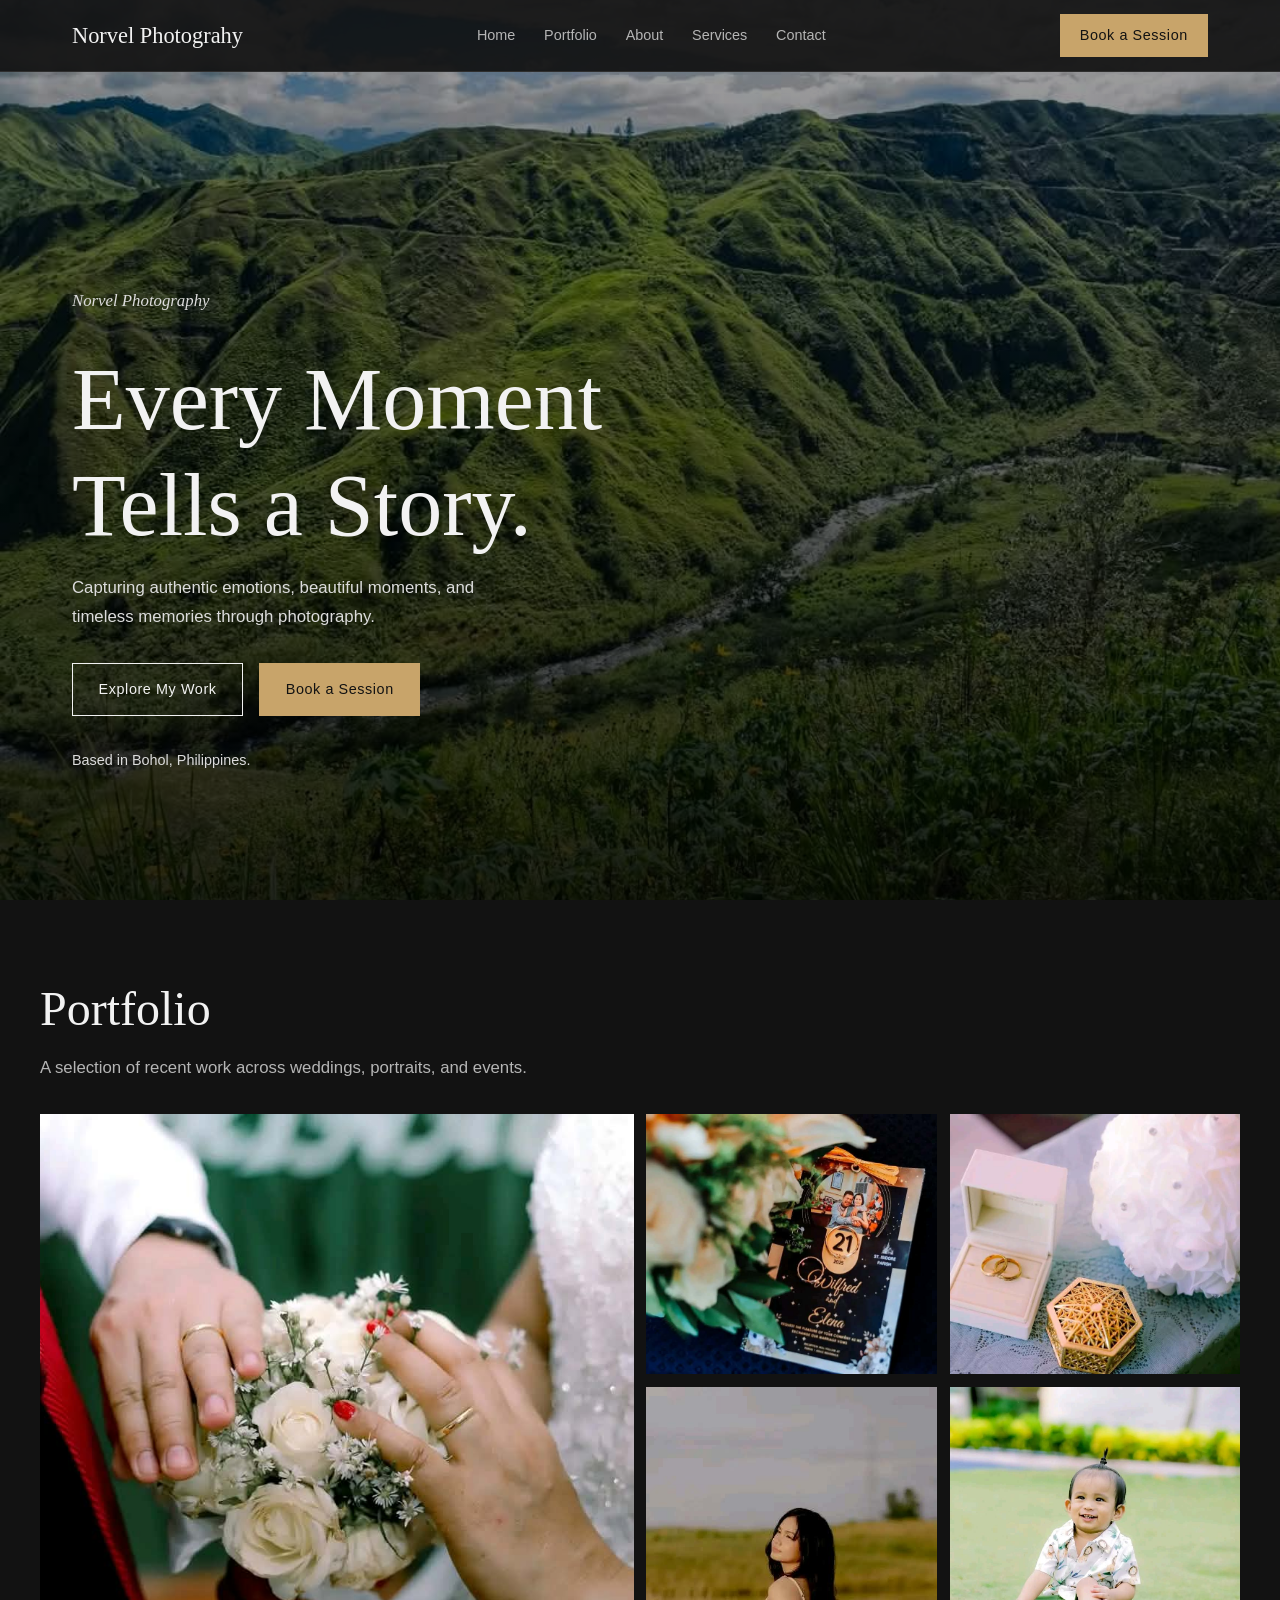
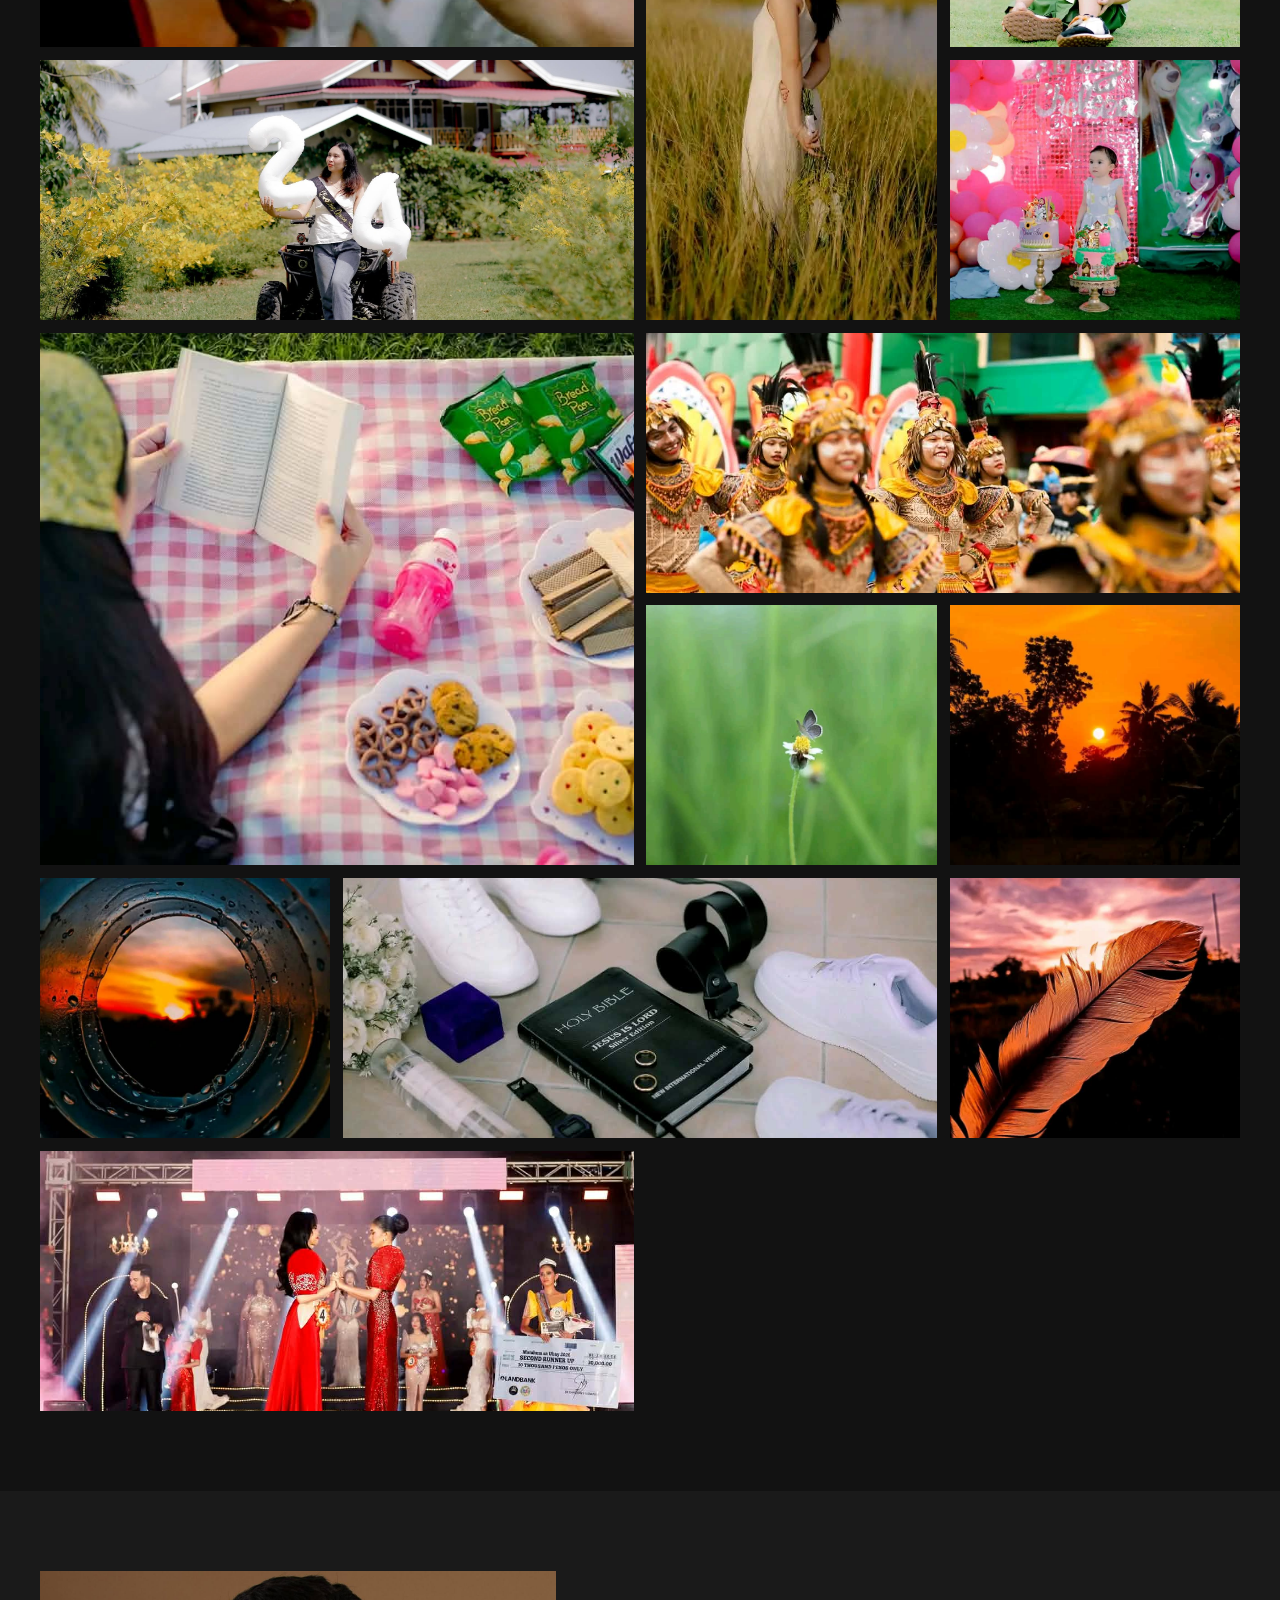
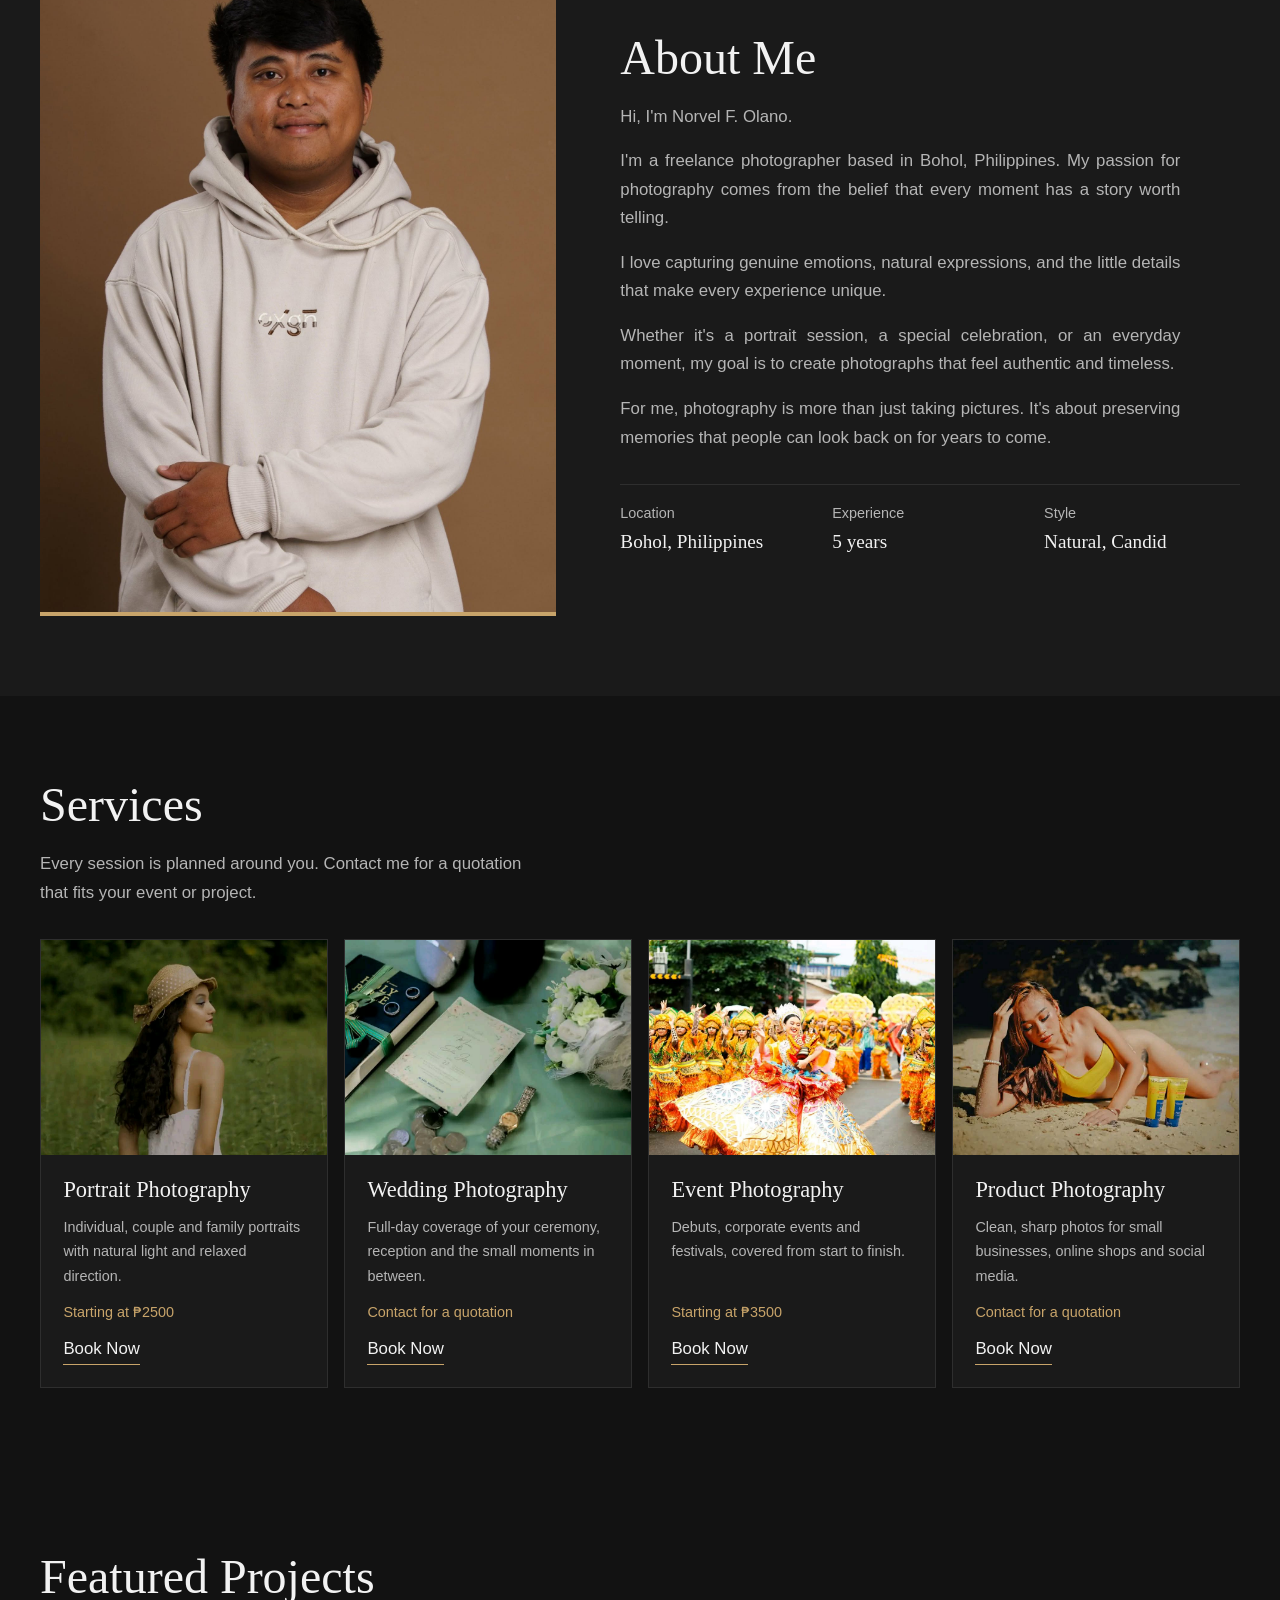
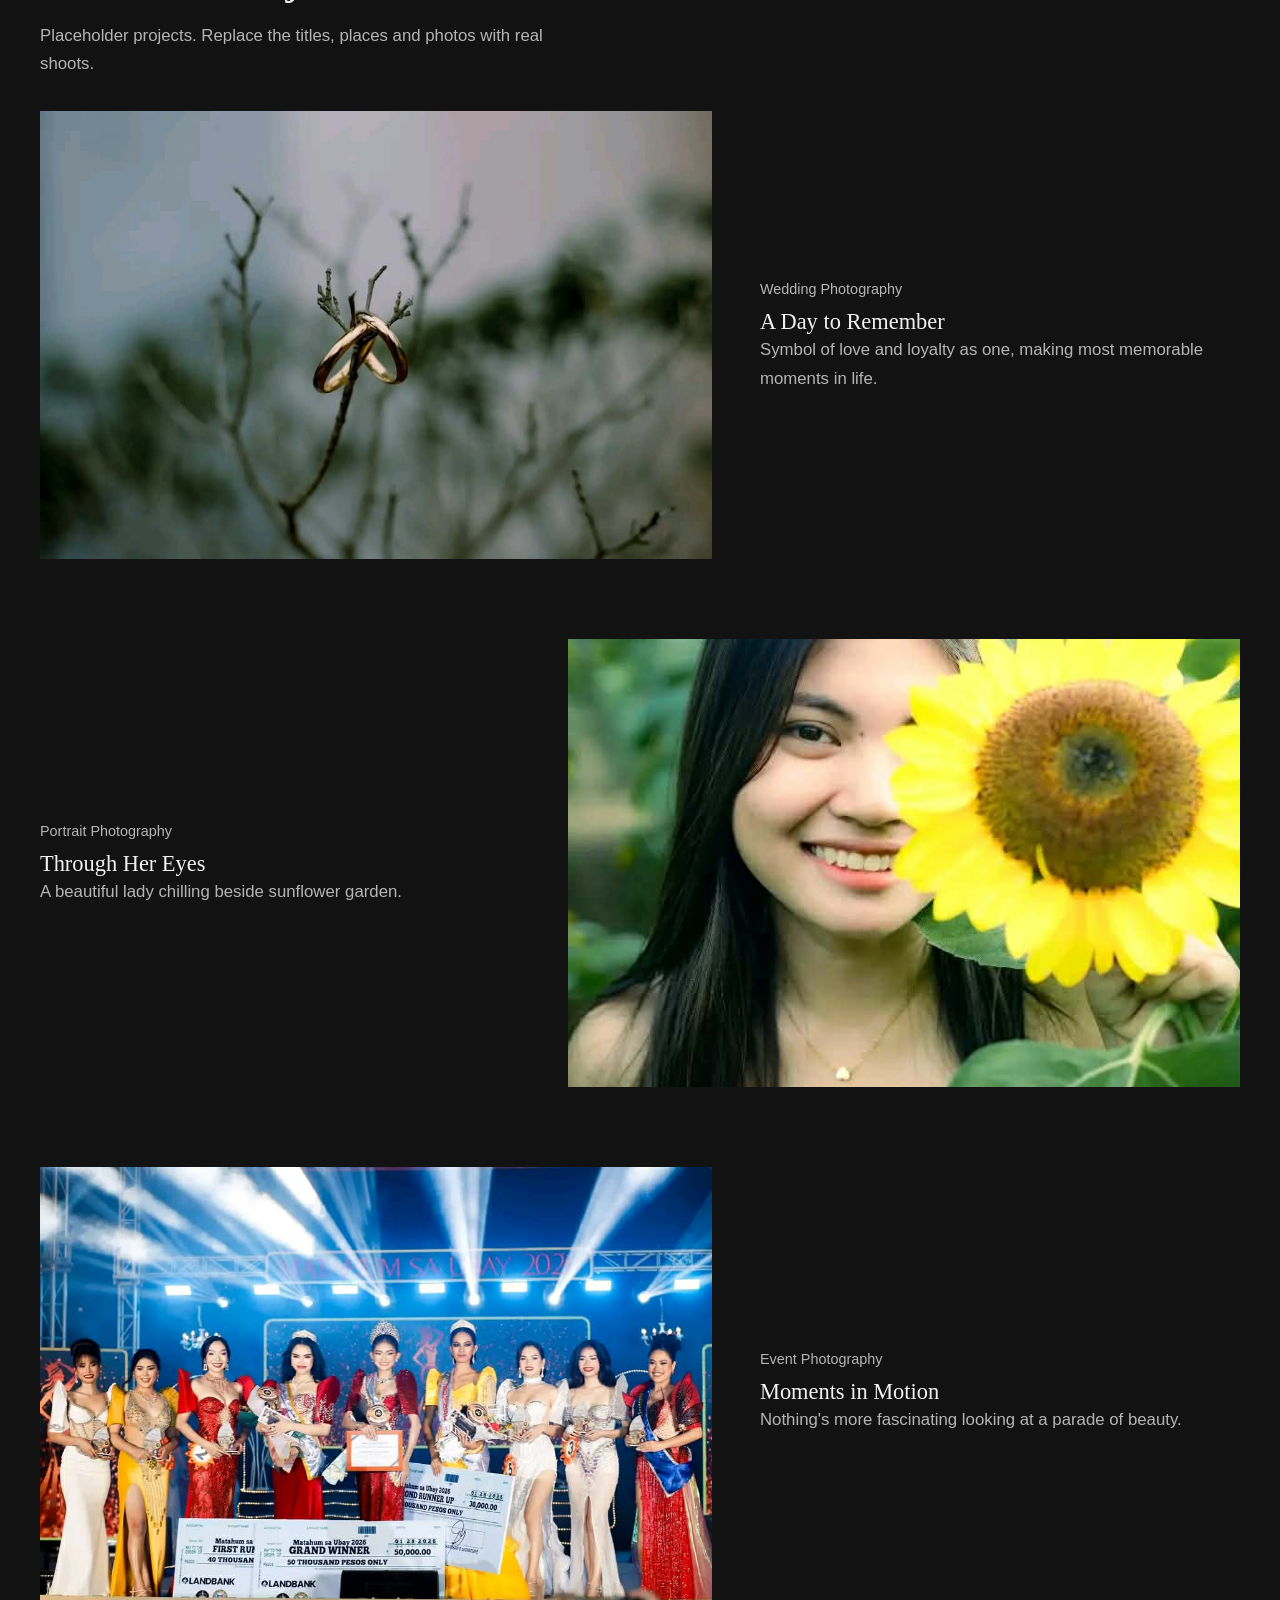
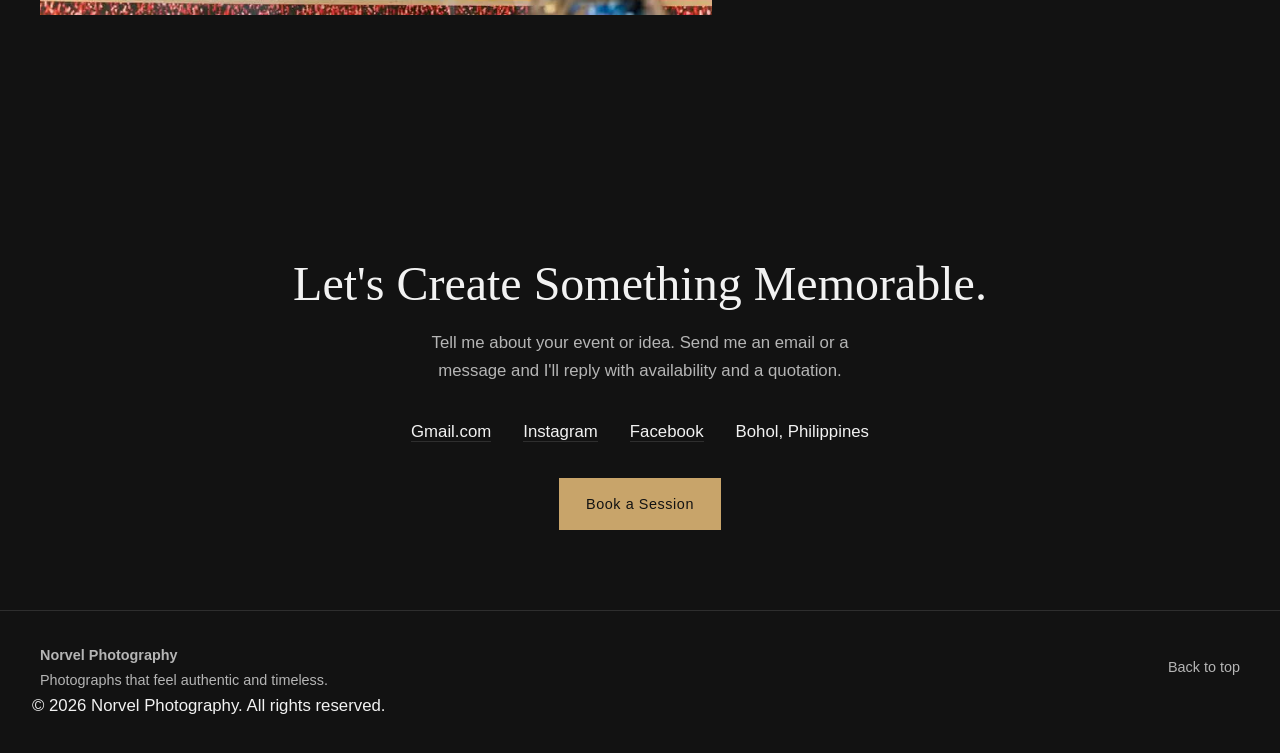
<file: Kuya Norvs/index.html>
<!DOCTYPE html>
<html lang="en">
<head>
  <meta charset="UTF-8">
  <meta name="viewport" content="width=device-width, initial-scale=1">
  <title>Norvel Photography | Freelance Photographer in Bohol, Philippines</title>
  <meta name="description" content="Portfolio of a freelance photographer in Bohol, Philippines. Portrait, wedding, event, travel and product photography.">
  <link rel="stylesheet" href="style.css">
  <link rel="icon" type="image/jpeg" href="./logo.jpg">
</head>
<body>

  <!-- ============ NAVIGATION ============ -->
  <header class="site-header">
    <nav class="nav" aria-label="Main navigation">
      <a href="#home" class="brand">Norvel Photograhy</a>
      <ul class="nav-links">
        <li><a href="#home">Home</a></li>
        <li><a href="#portfolio">Portfolio</a></li>
        <li><a href="#about">About</a></li>
        <li><a href="#services">Services</a></li>
        <li><a href="#contact">Contact</a></li>
      </ul>
      <a href="#contact" class="btn btn-solid">Book a Session</a>
    </nav>
  </header>

  <main>

    <!-- ============ HERO ============ -->
    <section id="home" class="hero">
      <div class="hero-bg">
        <img src="mountain.jpg" alt="Golden light over green hills at sunrise">
      </div>
      <div class="hero-content">
        <p class="hero-name">Norvel Photography</p>
        <h1>Every Moment Tells a Story.</h1>
        <p>Capturing authentic emotions, beautiful moments, and timeless memories through photography.</p>
        <div class="hero-buttons">
          <a href="#portfolio" class="btn">Explore My Work</a>
          <a href="#contact" class="btn btn-solid">Book a Session</a>
        </div>
        <p class="hero-location">Based in Bohol, Philippines.</p>
      </div>
    </section>

    <!-- ============ PORTFOLIO ============ -->
    <section id="portfolio">
      <div class="container">
        <h2>Portfolio</h2>
        <p class="section-intro">A selection of recent work across weddings, portraits, and events.</p>

        <div class="gallery">
          <!-- Wedding -->
          <figure class="wide tall">
            <img src="flowerhands.jpg" alt="Bride and groom sharing a quiet moment" loading="lazy">
            <figcaption>Wedding Photography</figcaption>
          </figure>
          <figure>
            <img src="invite.jpg" alt="Wedding rings held in a couple's hands" loading="lazy">
            <figcaption>Wedding Photography</figcaption>
          </figure>
          <figure>
            <img src="propose.jpg" alt="Newlyweds walking together outdoors" loading="lazy">
            <figcaption>Wedding Photography</figcaption>
          </figure>

          <!-- Portrait -->
          <figure class="tall">
            <img src="bae2.jpg" alt="Portrait of a woman in soft natural light" loading="lazy">
            <figcaption>Portrait Photography</figcaption>
          </figure>
          <figure>
            <img src="child.jpg" alt="Portrait of a baby looking at the camera" loading="lazy">
            <figcaption>Portrait Photography</figcaption>
          </figure>
          <figure class="wide">
            <img src="bday.jpg" alt="Close portrait of a woman with a calm expression" loading="lazy">
            <figcaption>Portrait Photography</figcaption>
          </figure>
           <figure class="wide tall">
            <img src="picnic.jpg" alt="Bride and groom sharing a quiet moment" loading="lazy">
            <figcaption>Picnic Photography</figcaption>
          </figure>

          <!-- Event -->
          <figure>
            <img src="bdaybb.jpg" alt="Guests celebrating at a party with confetti" loading="lazy">
            <figcaption>Event Photography</figcaption>
          </figure>
          <figure class="wide">
            <img src="festival.jpg" alt="Crowd with raised hands at a live concert" loading="lazy">
            <figcaption>Event Photography</figcaption>
          </figure>

          <!-- Travel and lifestyle -->
          <figure>
            <img src="tiny.jpg" alt="Sunlight breaking through mountains and clouds" loading="lazy">
            <figcaption>Views and Captures</figcaption>
          </figure>
          <figure>
            <img src="sunset.jpg" alt="Sunlight breaking through mountains and clouds" loading="lazy">
            <figcaption>Views and Captures</figcaption>
          </figure>
          <figure>
            <img src="bottle.jpg" alt="Sunlight breaking through mountains and clouds" loading="lazy">
            <figcaption>Views and Captures</figcaption>
          </figure>
          <figure class="wide">
            <img src="b&w.jpg" alt="Wide mountain valley landscape at golden hour" loading="lazy">
            <figcaption>Views and Captures</figcaption>
          </figure>

          <!-- Product -->
          <figure>
            <img src="feather.jpg" alt="Headphones styled for a product photo" loading="lazy">
            <figcaption>Views and Captures</figcaption>
          </figure>
          <figure class="wide">
            <img src="miss.jpg" alt="Wristwatch on a clean background" loading="lazy">
            <figcaption>Event Photography</figcaption>
          </figure>
        </div>
      </div>
    </section>

    <!-- ============ ABOUT ============ -->
    <section id="about" class="about">
      <div class="container about-grid">
        <div class="about-photo">
          <img src="norvs.jpg" alt="Portrait of the photographer (replace with his photo)" loading="lazy">
        </div>
        <div class="about-text">
          <h2>About Me</h2>
          <p>Hi, I'm Norvel F. Olano.</p>
          <p>I'm a freelance photographer based in Bohol, Philippines. My passion for photography comes from the belief that every moment has a story worth telling.</p>
          <p>I love capturing genuine emotions, natural expressions, and the little details that make every experience unique.</p>
          <p>Whether it's a portrait session, a special celebration, or an everyday moment, my goal is to create photographs that feel authentic and timeless.</p>
          <p>For me, photography is more than just taking pictures. It's about preserving memories that people can look back on for years to come.</p>
          <dl class="about-facts">
            <div><dt>Location</dt><dd>Bohol, Philippines</dd></div>
            <div><dt>Experience</dt><dd>5 years</dd></div>
            <div><dt>Style</dt><dd>Natural, Candid</dd></div>
          </dl>
        </div>
      </div>
    </section>

    <!-- ============ SERVICES ============ -->
    <section id="services">
      <div class="container">
        <h2>Services</h2>
        <p class="section-intro">Every session is planned around you. Contact me for a quotation that fits your event or project.</p>
        <div class="services-grid">
          <article class="service-card">
            <div class="thumb"><img src="port.jpg" alt="Woman posing for a portrait session" loading="lazy"></div>
            <div class="service-body">
              <h3>Portrait Photography</h3>
              <p>Individual, couple and family portraits with natural light and relaxed direction.</p>
              <span class="price">Starting at ₱2500 </span>
              <a href="#contact" class="link">Book Now</a>
            </div>
          </article>
          <article class="service-card">
            <div class="thumb"><img src="wedd.jpg" alt="Wedding ceremony details and flowers" loading="lazy"></div>
            <div class="service-body">
              <h3>Wedding Photography</h3>
              <p>Full-day coverage of your ceremony, reception and the small moments in between.</p>
              <span class="price">Contact for a quotation</span>
              <a href="#contact" class="link">Book Now</a>
            </div>
          </article>
          <article class="service-card">
            <div class="thumb"><img src="event.jpg" alt="Audience at a conference event" loading="lazy"></div>
            <div class="service-body">
              <h3>Event Photography</h3>
              <p>Debuts, corporate events and festivals, covered from start to finish.</p>
              <span class="price">Starting at ₱3500 </span>
              <a href="#contact" class="link">Book Now</a>
            </div>
          </article>
          <article class="service-card">
            <div class="thumb"><img src="product.jpg" alt="Red sneaker photographed as a product shot" loading="lazy"></div>
            <div class="service-body">
              <h3>Product Photography</h3>
              <p>Clean, sharp photos for small businesses, online shops and social media.</p>
              <span class="price">Contact for a quotation</span>
              <a href="#contact" class="link">Book Now</a>
            </div>
          </article>
        </div>
      </div>
    </section>

    <!-- ============ FEATURED PROJECTS (placeholder titles) ============ -->
    <section id="projects" class="projects">
      <div class="container">
        <h2>Featured Projects</h2>
        <p class="section-intro">Placeholder projects. Replace the titles, places and photos with real shoots.</p>

        <article class="project">
          <div class="project-photo"><img src="deadrings.jpg" alt="Wedding couple during a golden hour portrait" loading="lazy"></div>
          <div>
            <p class="project-meta">Wedding Photography </p>
            <h3>A Day to Remember</h3>
            <p>Symbol of love and loyalty as one, making most memorable moments in life.</p>
          </div>
        </article>

        <article class="project">
          <div class="project-photo"><img src="gsun.jpg" alt="Studio-style portrait of a man in warm light" loading="lazy"></div>
          <div>
            <p class="project-meta">Portrait Photography</p>
            <h3>Through Her Eyes</h3>
            <p>A beautiful lady chilling beside sunflower garden.</p>
          </div>
        </article>

        <article class="project">
          <div class="project-photo"><img src="misses.jpg" alt="Stage lights and a crowd during a live performance" loading="lazy"></div>
          <div>
            <p class="project-meta">Event Photography</p>
            <h3>Moments in Motion</h3>
            <p> Nothing's more fascinating looking at a parade of beauty.</p>
          </div>
        </article>
      </div>
    </section>

    

    <!-- ============ CONTACT / BOOKING ============ -->
    <section id="contact" class="contact">
      <div class="container contact-box">
        <h2>Let's Create Something Memorable.</h2>
        <p>Tell me about your event or idea. Send me an email or a message and I'll reply with availability and a quotation.</p>
        <ul class="contact-list">
          <li><a href="mailto:olanonorvel@gmail.com">Gmail.com</a></li>
          <li><a href="https://www.instagram.com/norvelolano?obrf=N3RhMHV6M2R1aXYy" target="_blank" rel="noopener">Instagram</a></li>
          <li><a href="https://www.facebook.com/norvel.olano.9" target="_blank" rel="noopener">Facebook</a></li>
          <li>Bohol, Philippines</li>
        </ul>
        <a href="mailto:olanonorvel@gmail.com" class="btn btn-solid">Book a Session</a>
      </div>
    </section>

  </main>

  <!-- ============ FOOTER ============ -->
  <footer class="site-footer">
    <div class="footer-inner">
      <div>
        <strong>Norvel Photography</strong><br>
        Photographs that feel authentic and timeless.
      </div>
        <a href="#home">Back to top</a>
      </div>
      <p>&copy; 2026 Norvel Photography. All rights reserved.</p>
    </div>
  </footer>

</body>
</html>
</file>
<file: Kuya Norvs/style.css>
/* ==========================================================
   PHOTOGRAPHY PORTFOLIO - style.css
   1. Variables  2. Base  3. Buttons  4. Nav  5. Hero
   6. Gallery  7. About  8. Services  9. Projects
   10. Testimonials  11. Contact  12. Footer  13. Responsive
   ========================================================== */

/* 1. VARIABLES - change colors, fonts and spacing here */
:root {
  --bg: #121212;
  --bg-soft: #1a1a1a;
  --line: #2e2e2e;
  --text: #f2f2f2;
  --text-muted: #b5b5b5;
  --accent: #c8a46a;

  --font-heading: Georgia, "Times New Roman", serif;
  --font-body: "Helvetica Neue", Arial, sans-serif;

  --size-small: 0.9rem;
  --size-base: 1.05rem;
  --size-h2: clamp(2rem, 4vw, 3rem);
  --size-h1: clamp(2.6rem, 7vw, 5.5rem);

  --space-s: 1rem;
  --space-m: 2rem;
  --space-l: 5rem;
  --max-width: 1200px;
  --speed: 0.3s;
}

/* 2. BASE */
* { box-sizing: border-box; margin: 0; padding: 0; }

html { scroll-behavior: smooth; scroll-padding-top: 80px; }

body {
  background: var(--bg);
  color: var(--text);
  font-family: var(--font-body);
  font-size: var(--size-base);
  line-height: 1.7;
}

img { display: block; width: 100%; height: 100%; object-fit: cover; }
a { color: inherit; text-decoration: none; }
ul { list-style: none; }

h1, h2, h3 { font-family: var(--font-heading); font-weight: 400; line-height: 1.2; }
h2 { font-size: var(--size-h2); margin-bottom: var(--space-s); }
h3 { font-size: 1.4rem; }

section { padding: var(--space-l) var(--space-m); }
.container { max-width: var(--max-width); margin: 0 auto; }
.section-intro { color: var(--text-muted); max-width: 55ch; margin-bottom: var(--space-m); }

:focus-visible { outline: 2px solid var(--accent); outline-offset: 3px; }

@media (prefers-reduced-motion: reduce) {
  html { scroll-behavior: auto; }
  * { transition: none !important; }
}

/* 3. BUTTONS */
.btn {
  display: inline-block;
  padding: 0.8rem 1.6rem;
  border: 1px solid var(--text);
  font-size: var(--size-small);
  letter-spacing: 0.04em;
  cursor: pointer;
  background: transparent;
  color: var(--text);
  font-family: var(--font-body);
  transition: background var(--speed), color var(--speed), border-color var(--speed);
}
.btn:hover { background: var(--text); color: var(--bg); }
.btn-solid { background: var(--accent); border-color: var(--accent); color: #121212; }
.btn-solid:hover { background: var(--text); border-color: var(--text); }

/* 4. NAVIGATION */
.site-header {
  position: fixed; top: 0; left: 0; right: 0; z-index: 10;
  background: rgba(18, 18, 18, 0.92);
  border-bottom: 1px solid var(--line);
}
.nav {
  max-width: var(--max-width); margin: 0 auto;
  padding: 0.9rem var(--space-m);
  display: flex; align-items: center; justify-content: space-between; gap: var(--space-m);
}
.brand { font-family: var(--font-heading); font-size: 1.4rem; }
.nav-links { display: flex; gap: 1.8rem; font-size: var(--size-small); }
.nav-links a { color: var(--text-muted); transition: color var(--speed); }
.nav-links a:hover { color: var(--accent); }
.nav .btn { padding: 0.5rem 1.2rem; }

/* 5. HERO */
.hero {
  position: relative; min-height: 100vh; min-height: 100svh; padding: 0;
  display: flex; align-items: flex-end;
}
.hero-bg { position: absolute; inset: 0; z-index: 0; }
.hero-bg::after {
  content: ""; position: absolute; inset: 0;
  background: linear-gradient(to top, rgba(0,0,0,0.85), rgba(0,0,0,0.35));
}
.hero-content {
  position: relative; z-index: 1;
  max-width: var(--max-width); width: 100%; margin: 0 auto;
  padding: 0 var(--space-m) 6rem;
}
.hero h1 { font-size: var(--size-h1); max-width: 14ch; margin-bottom: var(--space-s); }
.hero p { max-width: 48ch; color: #dcdcdc; margin-bottom: var(--space-m); }
.hero-name { font-family: var(--font-heading); font-style: italic; color: var(--accent); margin-bottom: 0.5rem; }
.hero-buttons { display: flex; flex-wrap: wrap; gap: var(--space-s); margin-bottom: var(--space-m); }
.hero-location { font-size: var(--size-small); color: var(--text-muted); }

/* 6. GALLERY - editorial grid with different image sizes */
.gallery {
  display: grid;
  grid-template-columns: repeat(4, 1fr);
  grid-auto-rows: 260px;
  grid-auto-flow: dense;
  gap: 0.8rem;
}
.gallery figure { position: relative; overflow: hidden; background: var(--bg-soft); }
.gallery .wide { grid-column: span 2; }
.gallery .tall { grid-row: span 2; }
.gallery img { transition: transform 0.6s ease; }
.gallery figure:hover img { transform: scale(1.05); }
.gallery figcaption {
  position: absolute; left: 0; right: 0; bottom: 0;
  padding: 1.5rem 1rem 0.8rem;
  background: linear-gradient(to top, rgba(0,0,0,0.8), transparent);
  font-size: var(--size-small);
  opacity: 0; transition: opacity var(--speed);
}
.gallery figure:hover figcaption,
.gallery figure:focus-within figcaption { opacity: 1; }

/* 7. ABOUT */
.about { background: var(--bg-soft); }
.about-grid {
  display: grid; grid-template-columns: 1fr 1.2fr;
  gap: 4rem; align-items: center;
}
.about-photo { aspect-ratio: 4 / 5; overflow: hidden; border-bottom: 4px solid var(--accent); }
.about-text p { color: var(--text-muted); margin-bottom: var(--space-s); max-width: 60ch; text-align: justify;}
.about-facts { display: grid; grid-template-columns: repeat(3, 1fr); gap: var(--space-s); margin-top: var(--space-m); border-top: 1px solid var(--line); padding-top: var(--space-s); }
.about-facts dt { font-size: var(--size-small); color: var(--text-muted); }
.about-facts dd { font-family: var(--font-heading); font-size: 1.2rem; }

/* 8. SERVICES */
.services-grid { display: grid; grid-template-columns: repeat(4, 1fr); gap: var(--space-s); }
.service-card {
  background: var(--bg-soft); border: 1px solid var(--line);
  display: flex; flex-direction: column;
  transition: transform var(--speed), border-color var(--speed);
}
.service-card:hover { transform: translateY(-6px); border-color: var(--accent); }
.service-card .thumb { aspect-ratio: 4 / 3; overflow: hidden; }
.service-body { padding: 1.4rem; display: flex; flex-direction: column; gap: 0.7rem; flex: 1; }
.service-body p { color: var(--text-muted); font-size: var(--size-small); flex: 1; }
.price { color: var(--accent); font-size: var(--size-small); }
.service-body a.link { border-bottom: 1px solid var(--accent); align-self: flex-start; transition: color var(--speed); }
.service-body a.link:hover { color: var(--accent); }

/* 9. FEATURED PROJECTS */
.project {
  display: grid; grid-template-columns: 1.4fr 1fr;
  gap: 3rem; align-items: center; margin-bottom: var(--space-l);
}
.project:nth-of-type(even) { grid-template-columns: 1fr 1.4fr; }
.project:nth-of-type(even) .project-photo { order: 2; }
.project-photo { aspect-ratio: 3 / 2; overflow: hidden; }
.project-photo img { transition: transform 0.6s ease; }
.project:hover .project-photo img { transform: scale(1.04); }
.project-meta { color: var(--accent); font-size: var(--size-small); margin-bottom: 0.5rem; }
.project p { color: var(--text-muted); }

/* 10. TESTIMONIALS */
.testimonials { background: var(--bg-soft); }
.quotes { display: grid; grid-template-columns: repeat(3, 1fr); gap: var(--space-m); }
.quote { border-left: 2px solid var(--accent); padding-left: 1.4rem; }
.quote p { font-family: var(--font-heading); font-size: 1.15rem; font-style: italic; margin-bottom: var(--space-s); }
.quote footer { font-size: var(--size-small); color: var(--text-muted); }
.note { margin-top: var(--space-m); font-size: var(--size-small); color: var(--accent); }

/* 11. CONTACT / BOOKING */
.contact-box { max-width: 700px; text-align: center; }
.contact-box p { color: var(--text-muted); max-width: 50ch; margin: 0 auto var(--space-m); }
.contact-list {
  display: flex; flex-wrap: wrap; justify-content: center;
  gap: 0.6rem 2rem; margin-bottom: var(--space-m);
}
.contact-list a { border-bottom: 1px solid var(--line); transition: color var(--speed), border-color var(--speed); }
.contact-list a:hover { color: var(--accent); border-color: var(--accent); }

/* 12. FOOTER */
.site-footer { border-top: 1px solid var(--line); padding: var(--space-m); }
.footer-inner {
  max-width: var(--max-width); margin: 0 auto;
  display: flex; flex-wrap: wrap; justify-content: space-between; align-items: center; gap: var(--space-s);
  font-size: var(--size-small); color: var(--text-muted);
}
.footer-social { display: flex; gap: 1.2rem; }
.site-footer a { transition: color var(--speed); }
.site-footer a:hover { color: var(--accent); }

/* 13. RESPONSIVE
   Desktop styles are the default. Each block below only changes what
   needs to change as the screen gets smaller (or larger). */

/* Large desktop screens */
@media (min-width: 1400px) {
  :root { --max-width: 1360px; --size-base: 1.1rem; }
  .gallery { grid-auto-rows: 300px; }
}

/* Tablets and small laptops */
@media (max-width: 1000px) {
  :root { --space-l: 4rem; }
  .services-grid { grid-template-columns: repeat(2, 1fr); }
  .quotes { grid-template-columns: 1fr; }
  .gallery { grid-template-columns: repeat(2, 1fr); grid-auto-rows: 240px; }
  .about-grid { gap: 2.5rem; }
}

/* Phones and small tablets */
@media (max-width: 800px) {
  :root { --space-l: 3.5rem; --space-m: 1.25rem; }
  html { scroll-padding-top: 110px; }

  /* Header becomes two rows: brand + button, then a scrollable link row */
  .nav { flex-wrap: wrap; row-gap: 0.4rem; }
  .nav .btn { order: 2; }
  .nav-links {
    order: 3; width: 100%; gap: 1.4rem;
    overflow-x: auto; white-space: nowrap; padding-bottom: 0.3rem;
  }
  .nav-links li { flex-shrink: 0; }

  .about-grid,
  .project,
  .project:nth-of-type(even) { grid-template-columns: 1fr; gap: 2rem; }
  .about-photo { max-width: 420px; }
  .project:nth-of-type(even) .project-photo { order: 0; }

  .hero-content { padding-bottom: 3.5rem; }
  .gallery figcaption { opacity: 1; } /* no hover on touch screens */
}

/* Small phones */
@media (max-width: 520px) {
  .services-grid, .about-facts { grid-template-columns: 1fr; }
  .gallery { grid-template-columns: 1fr; grid-auto-rows: 220px; }
  .gallery .wide { grid-column: auto; }
  .hero-buttons .btn { flex: 1 1 100%; text-align: center; }
  .footer-inner { flex-direction: column; text-align: center; }
}
</file>
